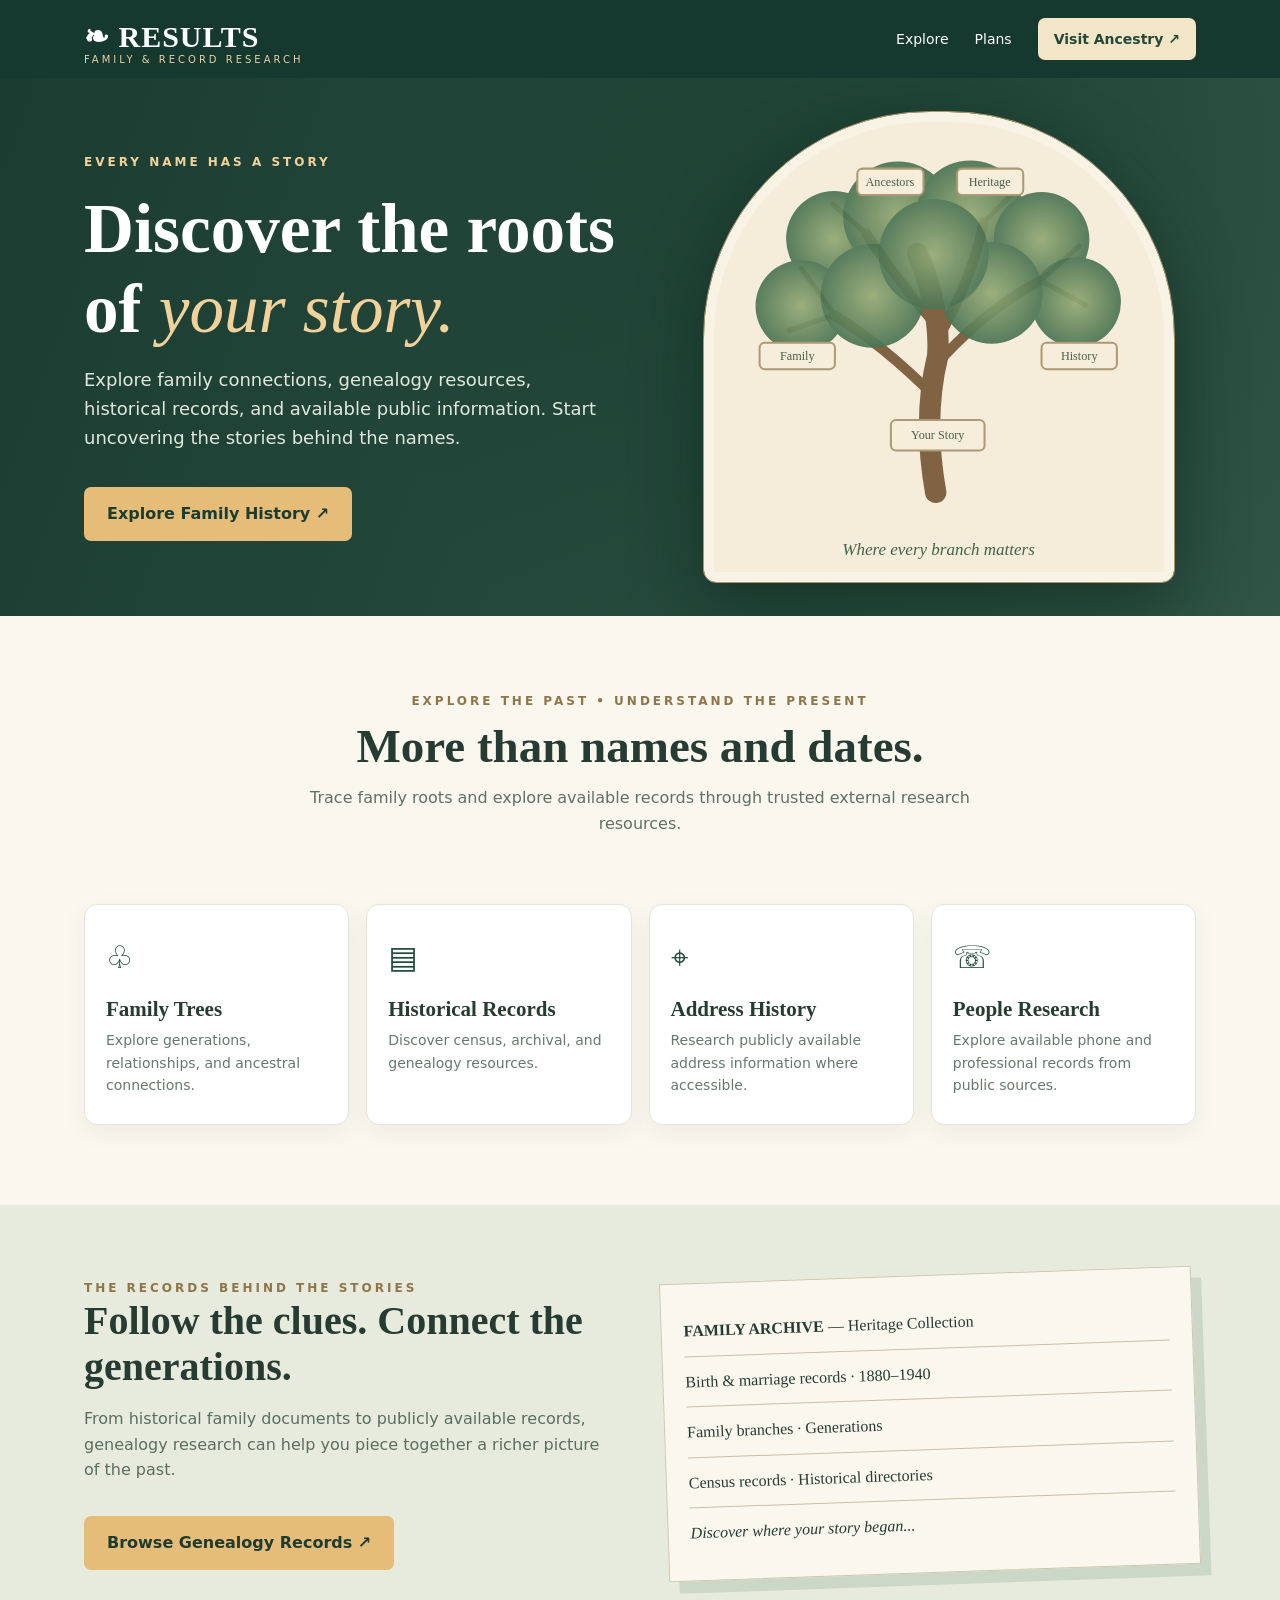
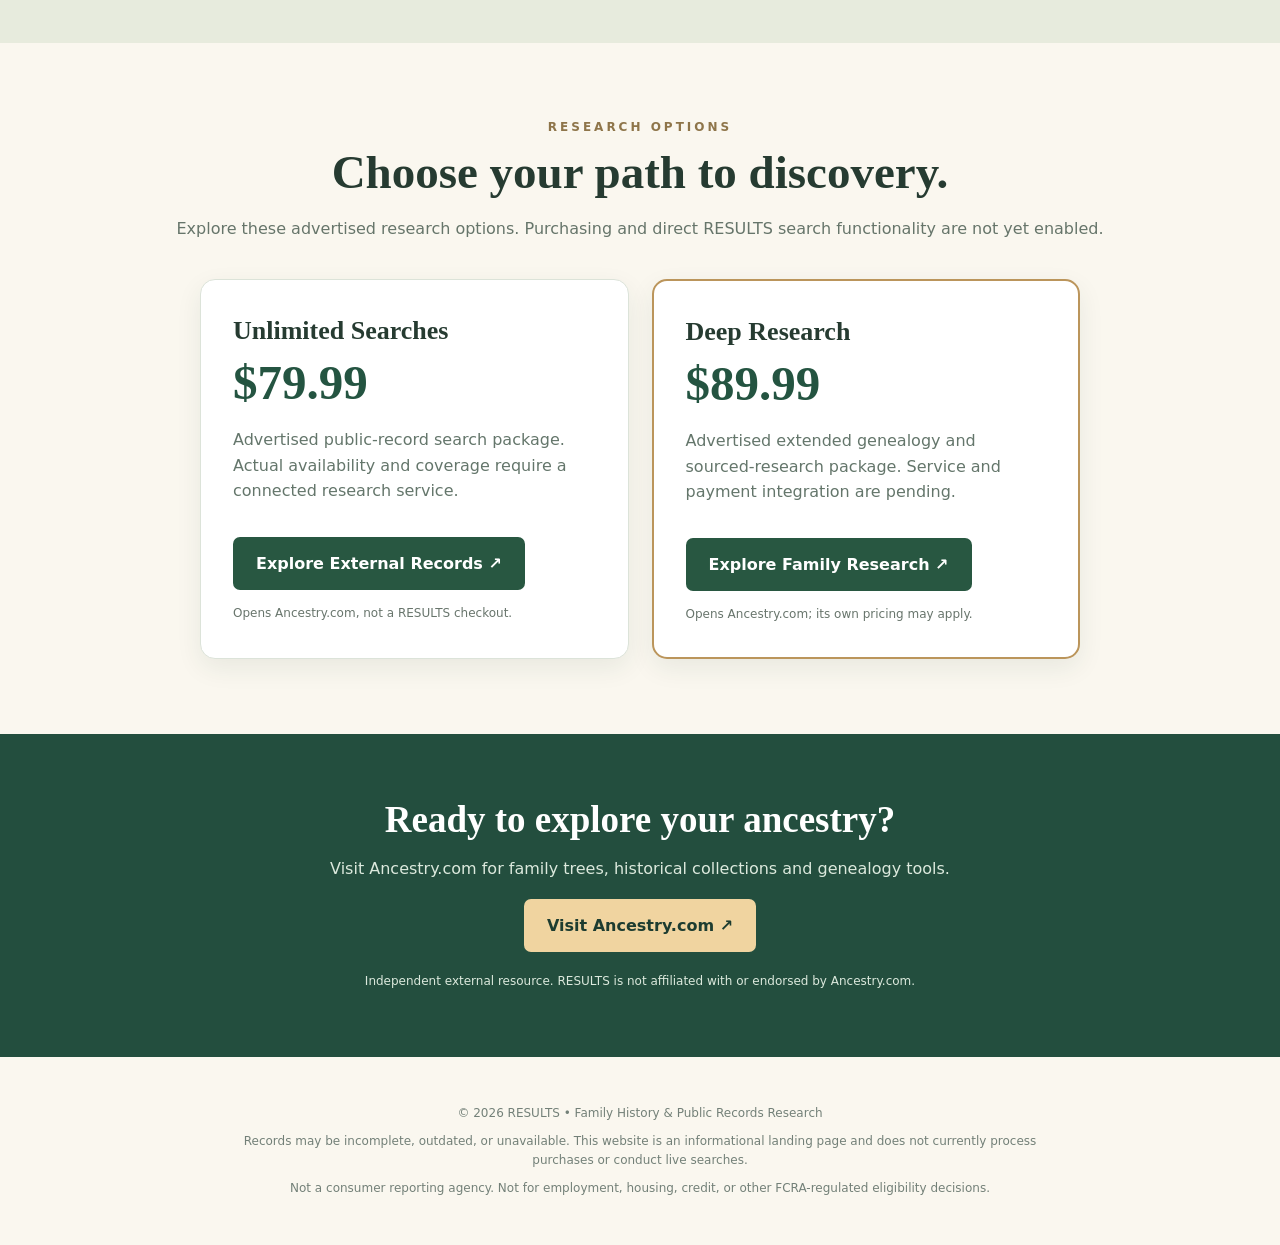
<file: results-site/index.html>
<!doctype html><html lang="en"><head><meta charset="utf-8"><meta name="viewport" content="width=device-width,initial-scale=1"><meta name="description" content="RESULTS: family history, genealogy and public records research"><title>RESULTS | Discover Your Family Story</title><style>:root{--forest:#204b3c;--deep:#15382f;--sage:#e9efe5;--cream:#faf7ef;--gold:#c79c51;--ink:#263b31}*{box-sizing:border-box}html{scroll-behavior:smooth}body{margin:0;background:var(--cream);color:var(--ink);font:16px/1.6 system-ui,-apple-system,Segoe UI,sans-serif}a{color:inherit}.shell{max-width:1160px;margin:auto;padding:0 24px}.top{background:var(--deep);color:white}.nav{min-height:78px;display:flex;align-items:center;justify-content:space-between;gap:20px}.brand{font-family:Georgia,serif;font-size:30px;font-weight:700;letter-spacing:1px}.brand small{font:10px system-ui;letter-spacing:3px;display:block;color:#e8d1a6;margin-top:-7px}.navlinks{display:flex;gap:26px;align-items:center;font-size:14px}.navlinks a{text-decoration:none}.navlinks a:hover{text-decoration:underline}.navlinks .navcta{background:#f2e6c7;color:#23483b;padding:10px 16px;border-radius:7px;font-weight:700}.hero{background:linear-gradient(110deg,rgba(19,54,43,.97),rgba(27,67,53,.9)),radial-gradient(circle at 70% 30%,#6d825f,transparent 55%);color:white;overflow:hidden}.herogrid{display:grid;grid-template-columns:1.05fr .95fr;align-items:center;gap:28px;min-height:520px}.eyebrow{color:#f2d29a;letter-spacing:3px;font-size:12px;font-weight:800;text-transform:uppercase}h1,h2,h3{font-family:Georgia,serif;line-height:1.15}h1{font-size:clamp(42px,5.4vw,74px);margin:17px 0}h1 em{color:#f1d29b;font-weight:400}.hero p{color:#e0e9df;font-size:18px;max-width:520px}.btn{display:inline-block;background:#e5bd79;color:#1d3c30;text-decoration:none;border-radius:7px;padding:14px 23px;font-weight:800;margin-top:17px}.btn:hover{filter:brightness(1.06)}.treecard{position:relative;margin:34px auto;width:min(100%,470px);aspect-ratio:1/1;background:#f5ecd9;border:10px solid #f9f3e5;outline:1px solid #ad946a;border-radius:48% 48% 12px 12px;box-shadow:0 20px 65px #071d1580;display:flex;align-items:center;justify-content:center}.treecard svg{width:95%;height:95%}.treelabel{position:absolute;bottom:12px;font:italic 17px Georgia;color:#42644c}.intro{text-align:center;padding:76px 0 38px}.intro h2,.pricing h2{font-size:clamp(32px,4vw,47px);margin:8px 0}.intro p{max-width:690px;margin:12px auto;color:#617065}.features{display:grid;grid-template-columns:repeat(4,1fr);gap:17px;padding:18px 0 80px}.feature{background:#fff;border:1px solid #e2e6dc;border-radius:13px;padding:28px 21px;box-shadow:0 8px 24px #284d3410}.feature .symbol{font-size:31px;color:var(--forest)}.feature h3{font-size:21px;margin:14px 0 8px}.feature p{color:#68786e;font-size:14px;margin:0}.banner{background:#e7ebdd;padding:70px 0}.bannergrid{display:grid;grid-template-columns:1fr 1fr;gap:48px;align-items:center}.banner h2{font-size:40px;margin:0 0 15px}.banner p{color:#5b6e5e}.records{background:#faf7ee;border:1px solid #cfc7b0;padding:22px;transform:rotate(-2deg);box-shadow:10px 12px 0 #cbd7c7}.records .record{border-bottom:1px solid #c8bea8;padding:12px 0;font-family:Georgia,serif}.records .record:last-child{border:0}.pricing{text-align:center;padding:75px 0}.pricing>p{color:#66756a}.plans{display:grid;grid-template-columns:1fr 1fr;gap:23px;max-width:880px;margin:38px auto 0;text-align:left}.plan{background:white;border:1px solid #dce3d9;border-radius:15px;padding:32px;box-shadow:0 9px 26px #1b463014}.plan.featured{border:2px solid #bb955b}.plan h3{font-size:26px;margin:4px 0 8px}.price{font:700 49px Georgia,serif;color:#245441}.plan p{color:#64766b;min-height:70px}.plan .btn{background:#285741;color:white}.external{font-size:12px;color:#68756c;margin-top:14px}.ancestry{background:#234e3e;color:white;text-align:center;padding:65px 20px}.ancestry h2{font-size:37px;margin:0 0 15px}.ancestry p{color:#dce9dd;max-width:650px;margin:auto}.ancestry .btn{background:#f0d4a0}footer{text-align:center;padding:38px 20px;color:#738078;font-size:12px}footer p{max-width:830px;margin:9px auto}@media(max-width:800px){.herogrid,.bannergrid{grid-template-columns:1fr}.herogrid{padding:52px 0}.treecard{max-width:340px;margin:10px auto 35px}.features{grid-template-columns:repeat(2,1fr)}.navlinks{gap:12px}.bannergrid{gap:30px}}@media(max-width:520px){.shell{padding:0 18px}.navlinks a:not(.navcta){display:none}.brand{font-size:25px}.features,.plans{grid-template-columns:1fr}.feature{padding:22px}.hero p{font-size:16px}.intro{padding-top:50px}.banner{padding:45px 0}}</style></head><body><div class="top"><header class="shell nav"><div class="brand">❧ RESULTS<small>FAMILY & RECORD RESEARCH</small></div><nav class="navlinks"><a href="#discover">Explore</a><a href="#pricing">Plans</a><a href="https://www.ancestry.com/" target="_blank" rel="noopener noreferrer" class="navcta">Visit Ancestry ↗</a></nav></header></div><main><section class="hero"><div class="shell herogrid"><div><div class="eyebrow">Every name has a story</div><h1>Discover the roots of <em>your story.</em></h1><p>Explore family connections, genealogy resources, historical records, and available public information. Start uncovering the stories behind the names.</p><a class="btn" href="https://www.ancestry.com/" target="_blank" rel="noopener noreferrer">Explore Family History ↗</a></div><div class="treecard" aria-label="Illustrated family tree"><svg viewBox="0 0 420 420" role="img" aria-label="Decorative family tree"><defs><radialGradient id="leaf"><stop stop-color="#95aa75"/><stop offset="1" stop-color="#4b7453"/></radialGradient></defs><g fill="none" stroke="#806342" stroke-linecap="round"><path d="M207 353 Q194 280 209 219 Q212 173 189 118" stroke-width="21"/><path d="M207 260 Q154 207 107 179 M207 228 Q255 174 310 145 M204 185 Q165 139 139 99 M211 199 Q245 137 254 88" stroke-width="10"/><path d="M108 179 L75 133 M107 179 L63 194 M310 145 L348 111 M310 145 L354 169 M139 99 L106 70 M254 88 L284 58" stroke-width="5"/></g><g fill="url(#leaf)" opacity=".92"><circle cx="107" cy="104" r="47"/><circle cx="170" cy="82" r="54"/><circle cx="241" cy="80" r="53"/><circle cx="311" cy="105" r="47"/><circle cx="75" cy="170" r="45"/><circle cx="345" cy="166" r="44"/><circle cx="145" cy="160" r="51"/><circle cx="262" cy="157" r="50"/><circle cx="205" cy="119" r="54"/></g><g fill="#f7eddb" stroke="#ac9a76" stroke-width="2"><rect x="130" y="35" width="65" height="26" rx="5"/><rect x="228" y="35" width="65" height="26" rx="5"/><rect x="34" y="206" width="74" height="26" rx="5"/><rect x="311" y="206" width="74" height="26" rx="5"/><rect x="163" y="282" width="92" height="30" rx="5"/></g><g font-family="Georgia,serif" font-size="12" text-anchor="middle" fill="#47624b"><text x="162" y="52">Ancestors</text><text x="260" y="52">Heritage</text><text x="71" y="223">Family</text><text x="348" y="223">History</text><text x="209" y="301">Your Story</text></g></svg><div class="treelabel">Where every branch matters</div></div></div></section><section class="shell" id="discover"><div class="intro"><div class="eyebrow" style="color:#8e754a">Explore the past • Understand the present</div><h2>More than names and dates.</h2><p>Trace family roots and explore available records through trusted external research resources.</p></div><div class="features"><article class="feature"><div class="symbol">♧</div><h3>Family Trees</h3><p>Explore generations, relationships, and ancestral connections.</p></article><article class="feature"><div class="symbol">▤</div><h3>Historical Records</h3><p>Discover census, archival, and genealogy resources.</p></article><article class="feature"><div class="symbol">⌖</div><h3>Address History</h3><p>Research publicly available address information where accessible.</p></article><article class="feature"><div class="symbol">☏</div><h3>People Research</h3><p>Explore available phone and professional records from public sources.</p></article></div></section><section class="banner"><div class="shell bannergrid"><div><div class="eyebrow" style="color:#8e754a">The records behind the stories</div><h2>Follow the clues. Connect the generations.</h2><p>From historical family documents to publicly available records, genealogy research can help you piece together a richer picture of the past.</p><a class="btn" href="https://www.ancestry.com/" target="_blank" rel="noopener noreferrer">Browse Genealogy Records ↗</a></div><div class="records" aria-label="Decorative historical document"><div class="record"><strong>FAMILY ARCHIVE</strong> — Heritage Collection</div><div class="record">Birth & marriage records · 1880–1940</div><div class="record">Family branches · Generations</div><div class="record">Census records · Historical directories</div><div class="record"><em>Discover where your story began...</em></div></div></div></section><section class="shell pricing" id="pricing"><div class="eyebrow" style="color:#8e754a">Research options</div><h2>Choose your path to discovery.</h2><p>Explore these advertised research options. Purchasing and direct RESULTS search functionality are not yet enabled.</p><div class="plans"><article class="plan"><h3>Unlimited Searches</h3><div class="price">$79.99</div><p>Advertised public-record search package. Actual availability and coverage require a connected research service.</p><a class="btn" href="https://www.ancestry.com/" target="_blank" rel="noopener noreferrer">Explore External Records ↗</a><div class="external">Opens Ancestry.com, not a RESULTS checkout.</div></article><article class="plan featured"><h3>Deep Research</h3><div class="price">$89.99</div><p>Advertised extended genealogy and sourced-research package. Service and payment integration are pending.</p><a class="btn" href="https://www.ancestry.com/" target="_blank" rel="noopener noreferrer">Explore Family Research ↗</a><div class="external">Opens Ancestry.com; its own pricing may apply.</div></article></div></section><section class="ancestry"><h2>Ready to explore your ancestry?</h2><p>Visit Ancestry.com for family trees, historical collections and genealogy tools.</p><a class="btn" href="https://www.ancestry.com/" target="_blank" rel="noopener noreferrer">Visit Ancestry.com ↗</a><p style="font-size:12px;margin-top:20px">Independent external resource. RESULTS is not affiliated with or endorsed by Ancestry.com.</p></section></main><footer><p>© 2026 RESULTS • Family History & Public Records Research</p><p>Records may be incomplete, outdated, or unavailable. This website is an informational landing page and does not currently process purchases or conduct live searches.</p><p>Not a consumer reporting agency. Not for employment, housing, credit, or other FCRA-regulated eligibility decisions.</p></footer></body></html>
</file>
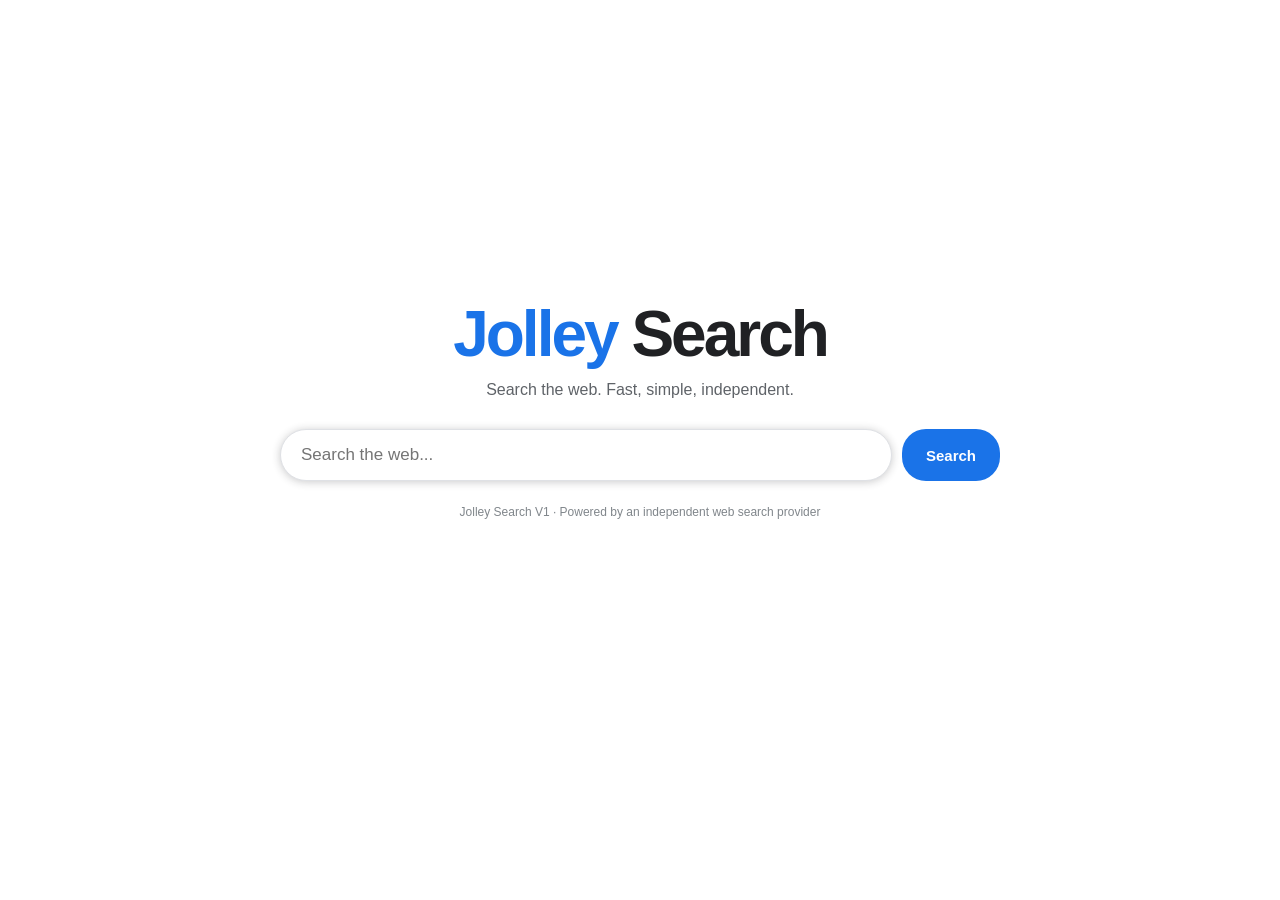
<file: templates/index.html>
<!doctype html>
<html lang="en">
<head>
  <meta charset="utf-8"><meta name="viewport" content="width=device-width,initial-scale=1">
  <title>Jolley Search</title>
  <link rel="stylesheet" href="/static/style.css">
</head>
<body class="home">
  <main class="home-wrap">
    <div class="brand"><span>Jolley</span> Search</div>
    <p class="tagline">Search the web. Fast, simple, independent.</p>
    <form class="search-form" action="/search" method="get">
      <input name="q" type="search" maxlength="300" autofocus autocomplete="off" placeholder="Search the web..." aria-label="Search">
      <button type="submit">Search</button>
    </form>
    <p class="note">Jolley Search V1 · Powered by an independent web search provider</p>
  </main>
</body>
</html>
</file>
<file: static/style.css>
*{box-sizing:border-box}body{margin:0;font-family:Arial,Helvetica,sans-serif;color:#202124;background:#fff}.home{min-height:100vh;display:grid;place-items:center}.home-wrap{width:min(92%,720px);text-align:center;margin-top:-8vh}.brand{font-size:64px;font-weight:800;letter-spacing:-3px}.brand span,.small-brand span{color:#1a73e8}.tagline{color:#5f6368;margin:10px 0 30px}.search-form{display:flex;gap:10px}.search-form input{flex:1;border:1px solid #dfe1e5;border-radius:28px;padding:15px 20px;font-size:17px;outline:none;box-shadow:0 1px 6px rgba(32,33,36,.12)}.search-form input:focus{box-shadow:0 1px 8px rgba(32,33,36,.24)}button{border:0;border-radius:24px;background:#1a73e8;color:#fff;font-size:15px;font-weight:600;padding:0 24px;cursor:pointer}.note{font-size:12px;color:#80868b;margin-top:24px}.topbar{display:flex;align-items:center;gap:34px;padding:20px 4%;border-bottom:1px solid #eee;position:sticky;top:0;background:#fff}.small-brand{font-size:25px;font-weight:800;text-decoration:none;color:#202124;white-space:nowrap}.compact{width:min(650px,70vw)}.compact input{padding:12px 18px}.results-wrap{width:min(760px,92%);margin:28px 0 60px max(5%,calc((100vw - 1100px)/2))}.meta{font-size:13px;color:#70757a;margin-bottom:26px}.result{margin-bottom:30px}.url{font-size:13px;color:#202124;white-space:nowrap;overflow:hidden;text-overflow:ellipsis}.title{font-size:21px;color:#1a0dab;text-decoration:none;display:inline-block;margin:5px 0}.title:hover{text-decoration:underline}.result p{font-size:14px;line-height:1.55;color:#4d5156;margin:3px 0}.error{padding:16px;border:1px solid #f1c0c0;background:#fff7f7;border-radius:10px}.pager{display:flex;gap:24px;align-items:center;margin-top:40px}.pager a{color:#1a73e8;text-decoration:none}.pager span{color:#70757a}@media(max-width:650px){.brand{font-size:48px}.search-form{gap:7px}.search-form button{padding:0 16px}.topbar{display:block;padding:16px}.small-brand{display:block;margin-bottom:14px}.compact{width:100%}.results-wrap{margin:24px auto}.note{padding:0 20px}}
</file>
